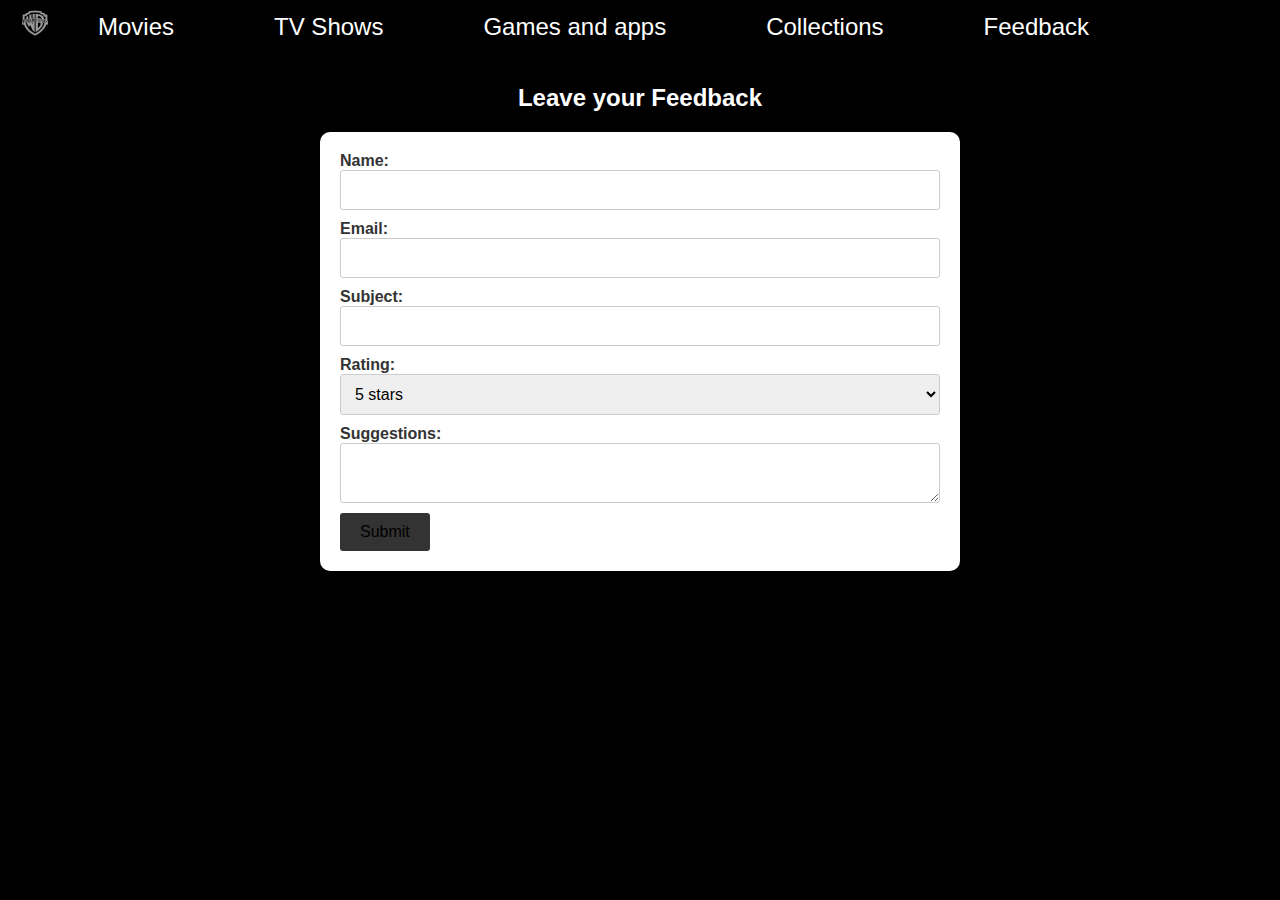
<file: feedback.html>
<html>
    <title>
        Feedback
    </title>
    <head>
        <link rel="stylesheet" href="style.css">
        <style>
            form {
  			 background-color: #fff;
		 	 padding: 20px;
 			 border-radius: 10px;
 			 box-shadow: 0px 0px 10px 0px rgba(0,0,0,0.1);
 			 max-width: 600px;
 			 margin: 0 auto;
			}

			h2 {
 			 text-align: center;
 			 color: white;
			}

			label {
 			 font-size: 16px;
 			 font-weight: bold;
 			 margin-bottom: 5px;
             color: #333;
			}

			input[type="text"],
			input[type="email"],
			select,
			textarea {
 			 border-radius: 3px;
  			 border: 1px solid #ccc;
 			 padding: 10px;
 			 font-size: 16px;
 			 width: 100%;
 			 margin-bottom: 10px;
 			 box-sizing: border-box;
			}

			input[type="submit"] {
			 background-color: #333;
			 color: black;
			 border: none;
			 padding: 10px 20px;
			 border-radius: 3px;
			 font-size: 16px;
			 cursor: pointer;
			}

			input[type="submit"]:hover {
			 background-color: #666;
			}

			.rating-stars {
			 display: inline-block;
		 	 width: 120px;
			 font-size: 0;
			 white-space: nowrap;
			 cursor: pointer;
			 overflow: hidden;
			}

			.rating-stars > input {
 			 display: none;
			}

			.rating-stars > label {
  			 display: inline-block;
 			 position: relative;
 			 width: 20px;
 			 height: 20px;
 			 margin: 0px 2px;
  			 background-color: transparent;
			}

			.rating-stars > label:before {
			 content: "\2605";
			 position: absolute;
			 top: 0;
			 left: 0;
			 font-size: 25px;
			 color: #ccc;
			}

 			.rating-stars > input:checked ~ label:before,
			.rating-stars > label:hover:before {
  			 color: #ffbf00;
			}
        </style>
    </head>
    <nav id="Navigation">
        <ul>
         <li><a href="movies.html">Movies</a></li>
         <li><a href="tvshows.html">TV Shows</a></li>
         <li><a href="games.html">Games and apps</a></li>
         <li><a href="collections.html">Collections</a></li>
         <li><a href="feedback.html">Feedback</a></li>
         <a href="index.html" ><img src="logo.png" alt="warner logo" height="30px" float="left" ></a>
        </ul>
    </nav>
    <br>
    <body>
        
        <h2>Leave your Feedback</h2>

        <form action="submit-feedback.html" method="POST">
		
            <label for="name">Name:</label><br>
            <input type="text" id="name" name="name"><br>
    
            <label for="email">Email:</label><br>
            <input type="email" id="email" name="email"><br>
    
            <label for="subject">Subject:</label><br>
            <input type="text" id="subject" name="subject"><br>
    
            <label for="rating">Rating:</label><br>
            <select id="rating" name="rating">
                <option value="5">5 stars</option>
                <option value="4">4 stars</option>
                <option value="3">3 stars</option>
                <option value="2">2 stars</option>
                <option value="1">1 star</option>
            </select><br>
    
            <label for="suggestions">Suggestions:</label><br>
            <textarea id="suggestions" name="suggestions"></textarea><br>
    
            <a href="submitted.html"><input type="submit" value="Submit"></a>
    
        </form>
    </body>
</html>
</file>
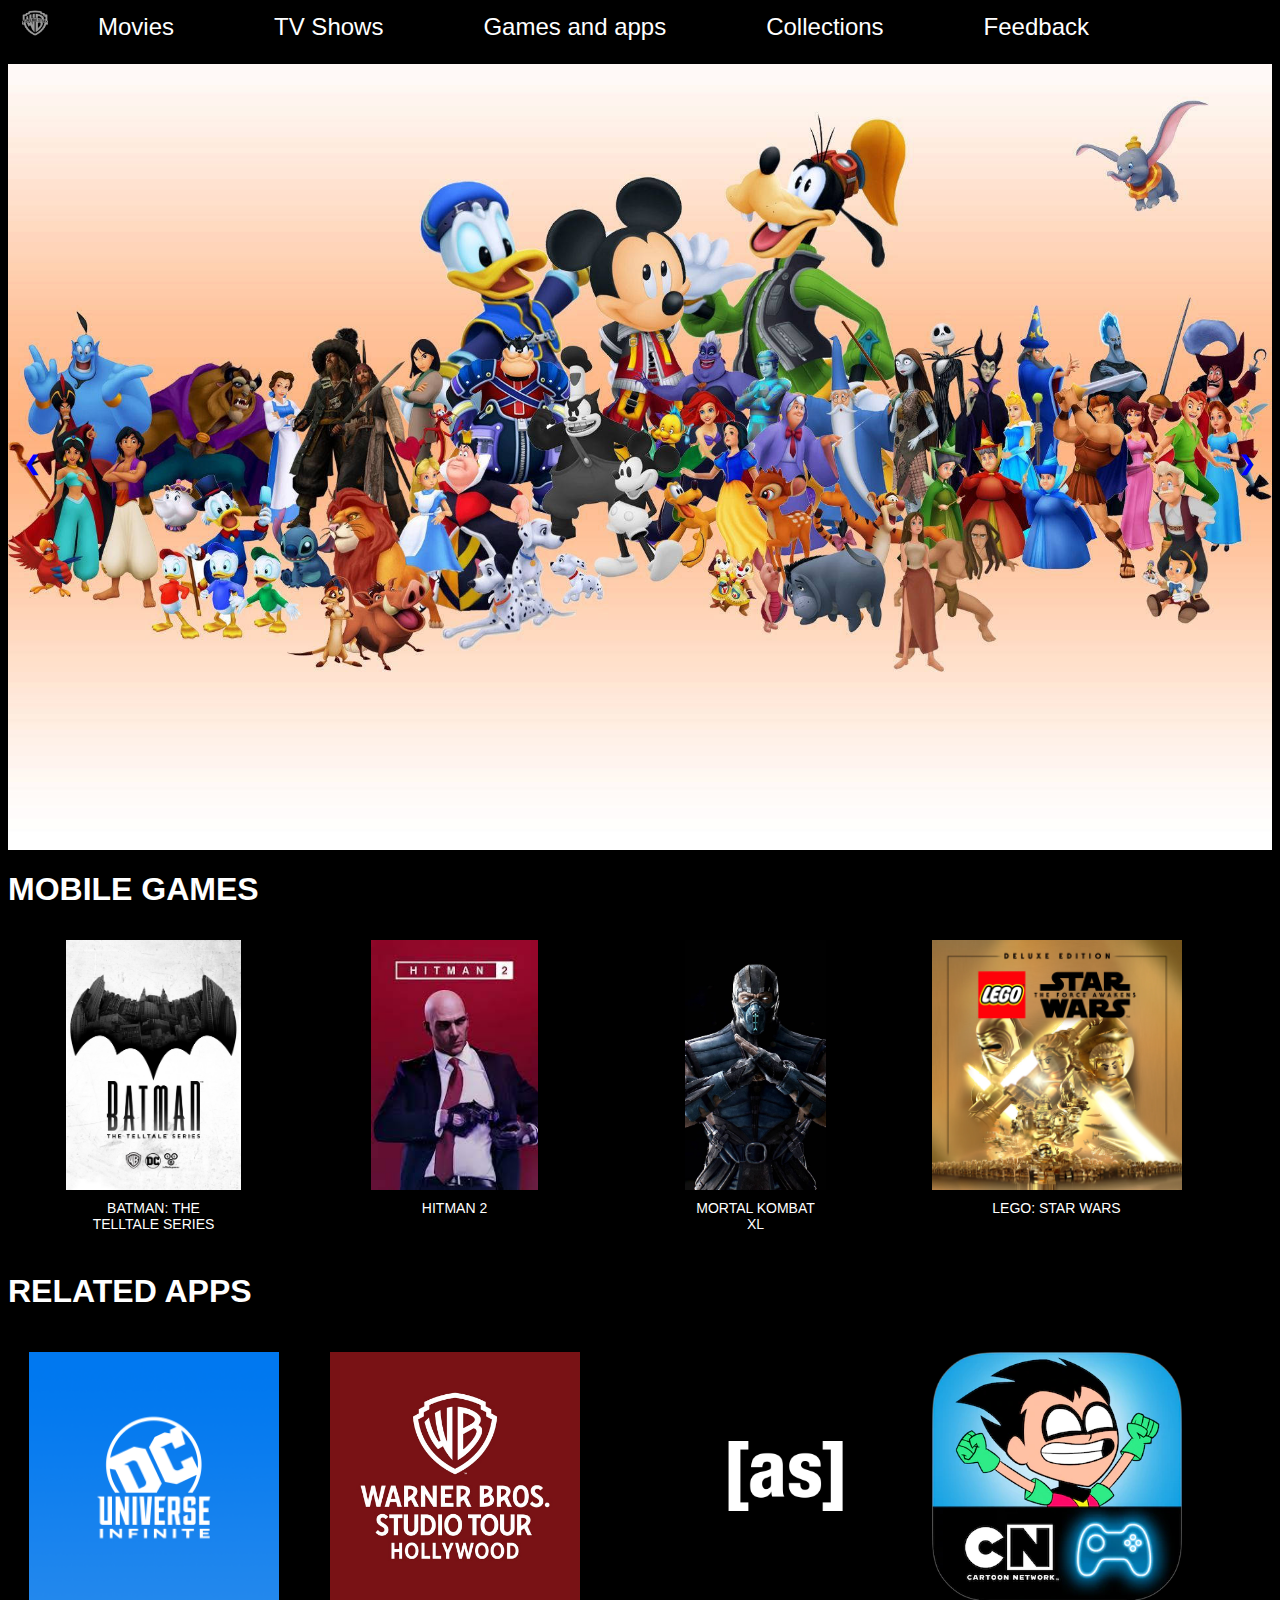
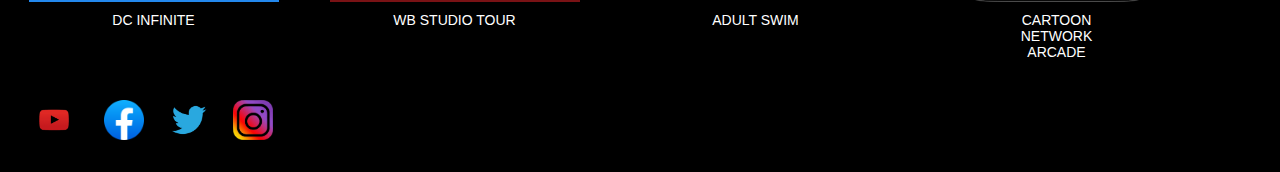
<file: games.html>
<html>
    <title>
        Games
    </title>
    <head>
        <link rel="stylesheet" href="style.css">
        <style>
			.slideshow-container {
		        position: relative;
		        max-width: 1366px;
		        margin: auto;
		    }

		    .mySlides {
		        display: none;
		    }

		    .mySlides img {
		        width: 100%;
		        height: 786px;
		    }

		    .prev, .next {
		        position: absolute;
		        top: 50%;
		        margin-top: -22px;
		        padding: 16px;
		        color: blue;
		        font-weight: bold;
		        font-size: 20px;
		        transition: 0.6s ease;
		        border-radius: 0 3px 3px 0;
		        cursor: pointer;
		    }

		    .next {
		        right: 0;
		        border-radius: 3px 0 0 3px;
		    }

		    .prev:hover, .next:hover {
		        background-color: rgba(0,0,0,0.8);
		    }

		    .fade {
		        animation-name: fade;
		        animation-duration: 1s;
		    }

		    @keyframes fade {
		        from {
		            opacity: 0.4;
		        }
		  
		        to {
		            opacity: 1;
		        }
		    }
		</style>
        <nav id="Navigation">
            <ul>
             <li><a href="movies.html">Movies</a></li>
             <li><a href="tvshows.html">TV Shows</a></li>
             <li><a href="games.html">Games and apps</a></li>
             <li><a href="collections.html">Collections</a></li>
             <li><a href="feedback.html">Feedback</a></li>
             <a href="index.html" ><img src="logo.png" alt="warner logo" height="30px" float="left" ></a>
            </ul>
        </nav>
    </head>
    <br>
    <body>
        <div class="slideshow-container">
            <div class="mySlides fade">
              <img src="adultswim1.jpeg" >
            </div>
            
            <div class="mySlides fade">
              <img src="hitman.jpeg">
            </div>
            
            <div class="mySlides fade">
              <img src="tour.jpeg">
            </div>
          
            <a class="prev" onclick="plusSlides(-1)">&#10094;</a>
            <a class="next" onclick="plusSlides(1)">&#10095;</a>
        </div>
        <p>
            <h1>MOBILE GAMES</h1>   
         <div class="image-gallery">
            <figure>
                <a href="batman.html"><img src="batman.jpg" alt="TELLTALE series" height="250px"></a>
                <figcaption>BATMAN: THE TELLTALE SERIES</figcaption>
            </figure>
            <figure>
                <img src="hitman2.jpeg" alt="hitman2" height="250px">
                <figcaption>HITMAN 2</figcaption>
            </figure>
            <figure>
                <img src="motalxl.jpg" alt="MORTAL KOMBAT" height="250px">
                <figcaption>MORTAL KOMBAT XL</figcaption>
            </figure>
            <figure>
                <img src="lego.jpeg" alt="STAR WARS" height="250px">
                <figcaption>LEGO: STAR WARS</figcaption>
            </figure>
            
        </p>
        <br>
        <p>
            <h1>RELATED APPS</h1>
            <div class="image-gallery">  
            <figure>
                   <img src="dcinfinite.png" alt="DC INFINITE" height="250px">
                   <figcaption>DC INFINITE</figcaption>
            </figure>
            <figure>
                   <img src="studiotour.jpg" alt="STUDIO TOUR" height="250px">
                   <figcaption>WB STUDIO TOUR</figcaption>
            </figure>
            <figure>
                   <img src="adultswim.jpeg" alt="ADULT SWIM" height="250px">
                   <figcaption>ADULT SWIM</figcaption>
            </figure>
            <figure>
                   <img src="cnarcade.jpeg" alt="CN ARCADE" height="250px">
                   <figcaption>CARTOON NETWORK ARCADE</figcaption>
            </figure>
            
        </p>
        <script>
            var slideIndex = 1;
            showSlides(slideIndex);
    
            function plusSlides(n) {
              showSlides(slideIndex += n);
            }
    
            function showSlides(n) {
              var i;
              var slides = document.getElementsByClassName("mySlides");
              if (n > slides.length) {slideIndex = 1}    
              if (n < 1) {slideIndex = slides.length}
              for (i = 0; i < slides.length; i++) {
                  slides[i].style.display = "none";  
              }
              slides[slideIndex-1].style.display = "block";  
            }
        </script>
      
           
    </body>
    <footer>
        <div class="social-media-links">
            <a href="https://www.youtube.com/user/WarnerBrosPictures/"><img src="youtube-logo.png" alt="YouTube"></a>
            <a href="https://www.facebook.com/warnerbrosent/"><img src="facebook-logo.png" alt="Facebook"></a>
            <a href="https://twitter.com/Warnerbros/"><img src="twitter-logo.png" alt="Twitter"></a>
            <a href="https://www.instagram.com/warnerbrosentertainment/"><img src="instagram-logo.png" alt="Instagram"></a>
        </div>
    </footer>
</html>
</file>
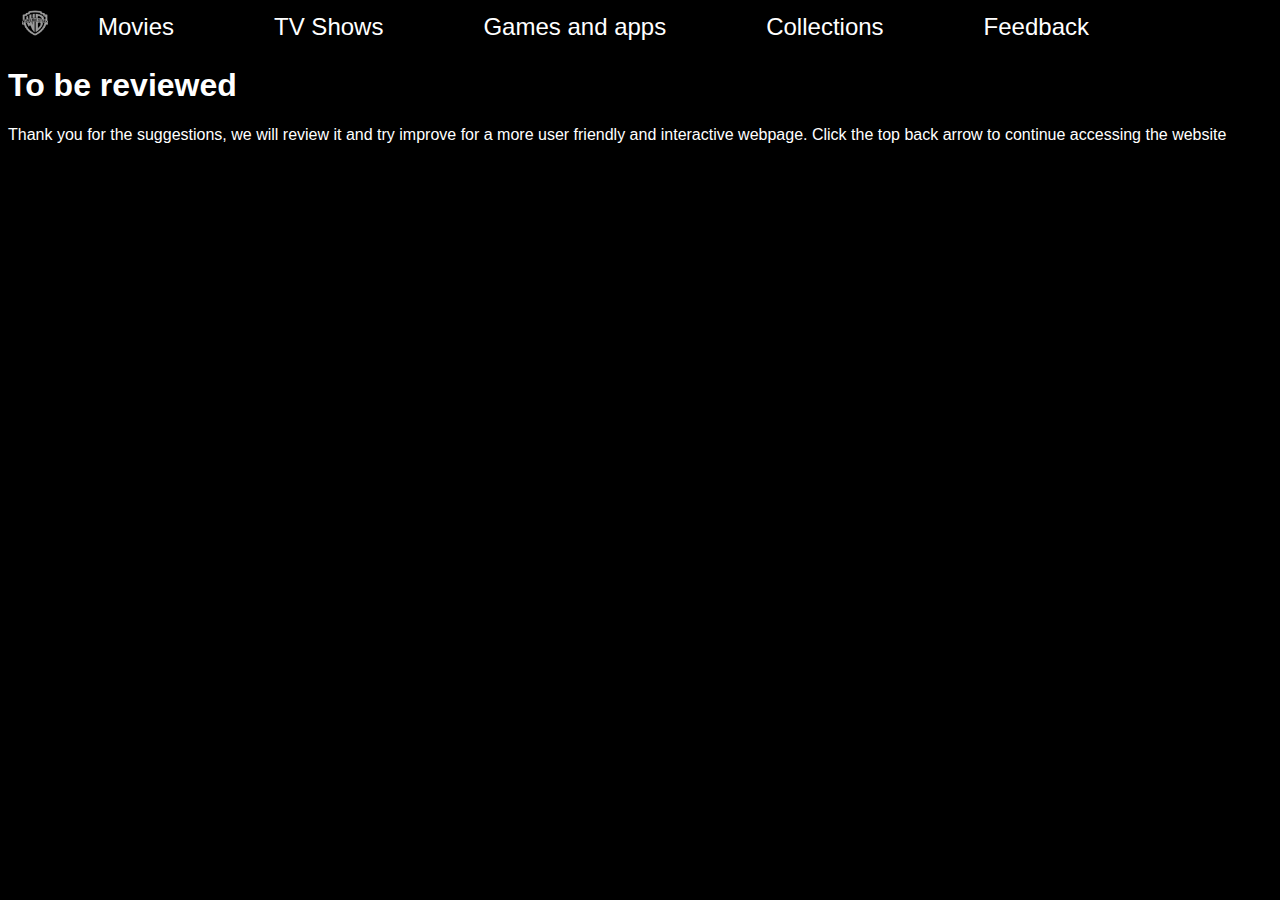
<file: submit-feedback.html>
<html>
    <title>Suggestions submitted</title>
    <head>
        <link rel="stylesheet" href="style.css">

        <nav id="Navigation">
            <ul>
             <li><a href="movies.html">Movies</a></li>
             <li><a href="tvshows.html">TV Shows</a></li>
             <li><a href="games.html">Games and apps</a></li>
             <li><a href="collections.html">Collections</a></li>
             <li><a href="feedback.html">Feedback</a></li>
             <a href="index.html" ><img src="logo.png" alt="warner logo" height="30px" float="left" ></a>
            </ul>
        </nav>

    </head>
    <body>
        <P>
            <h1>To be reviewed</h1>

            Thank you for the suggestions, we will review it and try improve for a more user friendly and interactive webpage.
            Click the top back arrow to continue accessing the website 
        </P>
    </body>
</html>
</file>
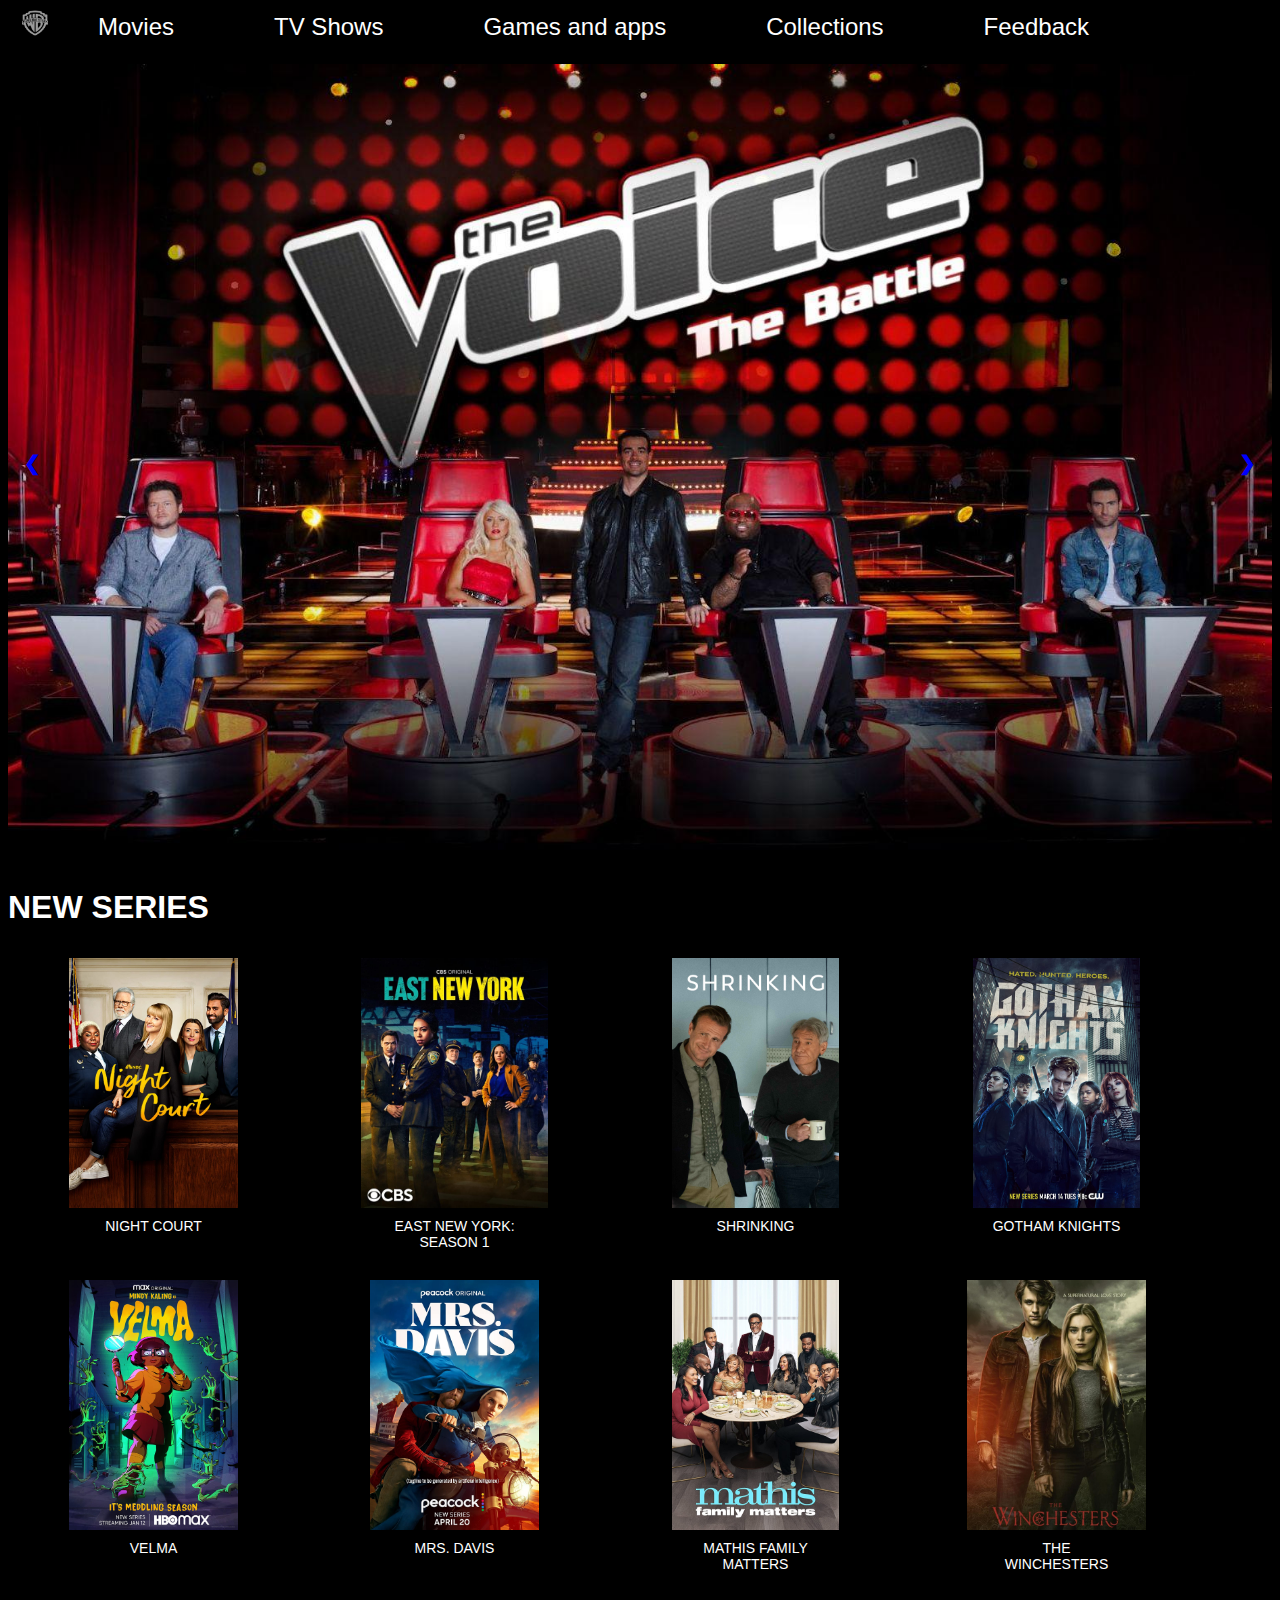
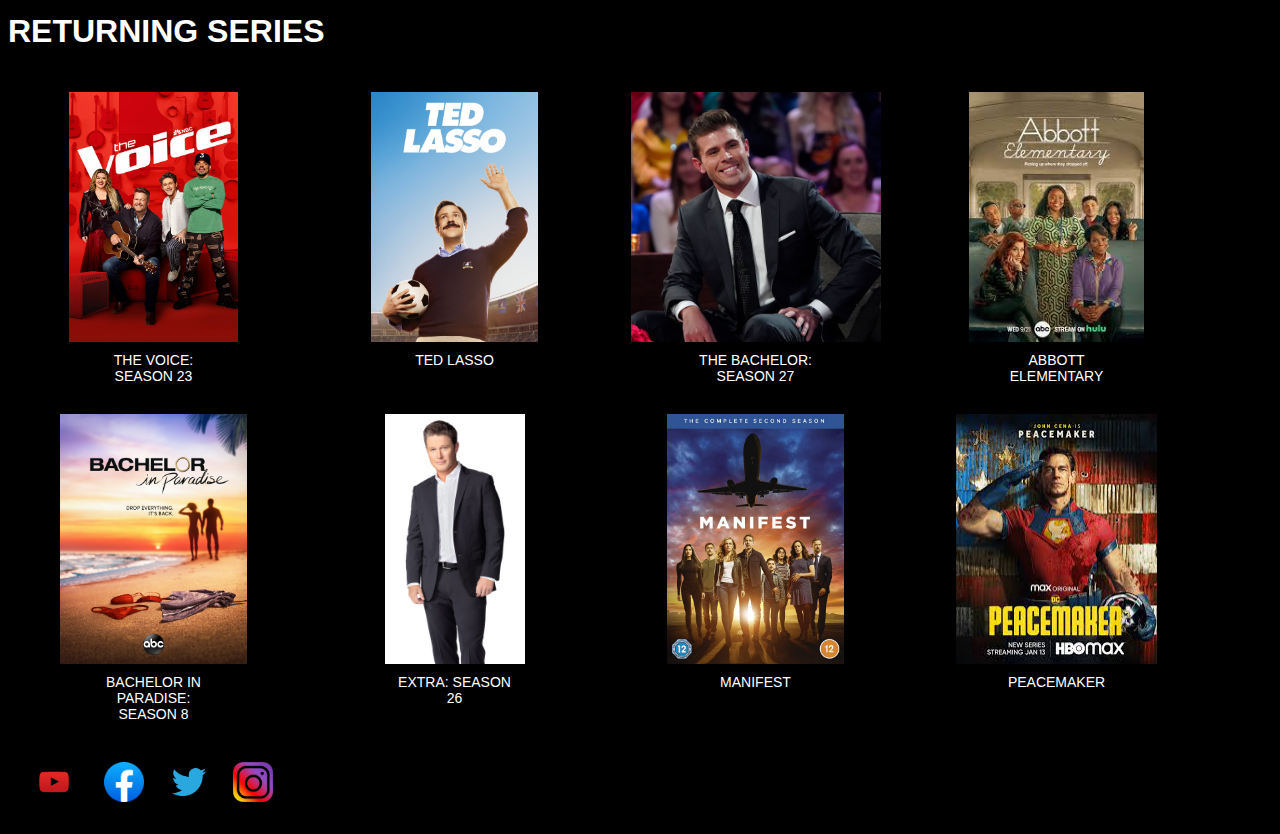
<file: tvshows.html>
<html>
    <title>
        TV Shows
    </title>
    <head>

        <style>
			.slideshow-container {
		        position: relative;
		        max-width: 1366px;
		        margin: auto;
		    }

		    .mySlides {
		        display: none;
		    }

		    .mySlides img {
		        width: 100%;
		        height: 786px;
		    }

		    .prev, .next {
		        position: absolute;
		        top: 50%;
		        margin-top: -22px;
		        padding: 16px;
		        color: blue;
		        font-weight: bold;
		        font-size: 20px;
		        transition: 0.6s ease;
		        border-radius: 0 3px 3px 0;
		        cursor: pointer;
		    }

		    .next {
		        right: 0;
		        border-radius: 3px 0 0 3px;
		    }

		    .prev:hover, .next:hover {
		        background-color: rgba(0,0,0,0.8);
		    }

		    .fade {
		        animation-name: fade;
		        animation-duration: 1s;
		    }

		    @keyframes fade {
		        from {
		            opacity: 0.4;
		        }
		  
		        to {
		            opacity: 1;
		        }
		    }
		</style>

        <link rel="stylesheet" href="style.css">
    </head>
    <nav id="Navigation">
        <ul>
         <li><a href="movies.html">Movies</a></li>
         <li><a href="tvshows.html">TV Shows</a></li>
         <li><a href="games.html">Games and apps</a></li>
         <li><a href="collections.html">Collections</a></li>
         <li><a href="feedback.html">Feedback</a></li>
         <a href="index.html" ><img src="logo.png" alt="warner logo" height="30px" float="left" ></a>
        </ul>
    </nav>
    <br>
    <body>
        <div class="slideshow-container">
            <div class="mySlides fade">
              <img src="wp2199205-the-voice-wallpapers.jpg" >
            </div>
            
            <div class="mySlides fade">
              <a href="tedlasso.html"><img src="wp8400790-ted-lasso-wallpapers.jpg"></a>
            </div>
            
            <div class="mySlides fade">
              <img src="gothamknights.jpg">
            </div>
          
            <a class="prev" onclick="plusSlides(-1)">&#10094;</a>
            <a class="next" onclick="plusSlides(1)">&#10095;</a>
        </div>
        <br>
    
        <p>
            <h1>
                NEW SERIES
            </h1>
            <div class="image-gallery">
                <figure>
                    <img src="nightcourt.jpg" alt="NIGHT COURT SERIES" height="250px">
                    <figcaption>
                        NIGHT COURT
                    </figcaption>
                </figure>
                <figure>
                    <img src="eastnys01.jpg" alt="EAST NEW YORK: SEASON 1 SERIES" height="250px">
                    <figcaption>EAST NEW YORK: SEASON 1</figcaption>
                </figure>
                <figure>
                    <img src="shrinking.jpg" alt="SHRINKING SERIES" height="250px">
                    <figcaption>SHRINKING</figcaption>
                </figure>
                <figure>
                    <img src="gotham knight.jpg" alt="GOTHAM KNIGHTS SERIES" height="250px">
                    <figcaption>GOTHAM KNIGHTS</figcaption>
                </figure>
                <figure>
                    <img src="velma.jpg" alt="VELMA SERIES" height="250px">
                    <figcaption> VELMA</figcaption>
                </figure>
                <figure>
                    <img src="mrs davis.jpg" alt="MRS. DAVIS SERIES" height="250px">
                    <figcaption>MRS. DAVIS</figcaption>
                </figure>
                <figure>
                    <img src="mathis family.jpg" alt="MATHIS FAMILY SERIES" height="250px">
                    <figcaption>MATHIS FAMILY MATTERS</figcaption>
                </figure>
                <figure>
                    <img src="winchester.jpg" alt="THE WINCHESTERS SERIES" height="250px">
                    <figcaption>THE WINCHESTERS</figcaption>
                </figure>
    
        </p>
        <br>
    
        <p>
            <h1>
                RETURNING SERIES
            </h1>
    
            <div class="image-gallery">
                <figure>
                    <img src="thevoiceS23.jpg" alt="THE VOICE: S23" height="250px">
                    <figcaption>THE VOICE: SEASON 23</figcaption>
                </figure>
                <figure>
                    <a href="tedlasso.html"><img src="wp8400837-ted-lasso-wallpapers.jpg" alt="TED LASSO" height="250px"></a>
                    <figcaption>TED LASSO</figcaption>
                </figure>
                <figure>
                    <img src="thebachelor.jpg" alt="THE BACHELOR:S27" height="250px">
                    <figcaption>THE BACHELOR: SEASON 27</figcaption>
                </figure>
                <figure>
                    <img src="abottelementary.jpeg" alt="ABBOTT ELEMENTARY" height="250px">
                    <figcaption>ABBOTT ELEMENTARY</figcaption>
                </figure>
                <figure>
                    <img src="bachelor.jpg" alt="BACHELOR IN PARADISE: S08" height="250px">
                    <figcaption>BACHELOR IN PARADISE: SEASON 8</figcaption>
                </figure>
                <figure>
                    <img src="extra.jpeg" alt="EXTRA: S26" height="250px">
                    <figcaption>EXTRA: SEASON 26</figcaption>
                </figure>
                <figure>
                    <img src="manifesent.jpg" alt="MANIFEST" height="250px">
                    <figcaption>MANIFEST</figcaption>
                </figure>
                <figure>
                    <img src="peacemaker.jpeg" alt="PEACEMAKER" height="250px">
                    <figcaption>PEACEMAKER</figcaption>
                </figure>
    
            
        </p>
    
        
        <script>
            var slideIndex = 1;
            showSlides(slideIndex);
    
            function plusSlides(n) {
              showSlides(slideIndex += n);
            }
    
            function showSlides(n) {
              var i;
              var slides = document.getElementsByClassName("mySlides");
              if (n > slides.length) {slideIndex = 1}    
              if (n < 1) {slideIndex = slides.length}
              for (i = 0; i < slides.length; i++) {
                  slides[i].style.display = "none";  
              }
              slides[slideIndex-1].style.display = "block";  
            }
        </script>
       </body>
       <footer>
        <div class="social-media-links">
            <a href="https://www.youtube.com/user/WarnerBrosPictures/"><img src="youtube-logo.png" alt="YouTube"></a>
            <a href="https://www.facebook.com/warnerbrosent/"><img src="facebook-logo.png" alt="Facebook"></a>
            <a href="https://twitter.com/Warnerbros/"><img src="twitter-logo.png" alt="Twitter"></a>
            <a href="https://www.instagram.com/warnerbrosentertainment/"><img src="instagram-logo.png" alt="Instagram"></a>
        </div>
        </footer>
</html>
</file>
<file: style.css>
#Navigation li{
    padding: 5px 55px;
    list-style: none;
    text-decoration: none;
    font-size: 24px;
    float: left;
    font-family: sans-serif;
    font-weight: 100;
    margin: 0 ;
    padding-left: 50px;
    padding-right: 50px;

}
nav {
    position: relative;
    top: 0;
    right: 0;
    left: 0;
    width: 100%;
   
    z-index: 1;
    width: 100%;
    box-sizing: border-box;

}
.nav-container {
    display: flex;
    background-color: #f7f7f7;
}
nav ul{
    display: flex;
    list-style: none;
    margin: 0;
}
  
nav ul a{
    text-decoration: none;
    color: #fff;
}
nav img{
    position: absolute;
    top: 0;
    left: 0;
}
.image-gallery {
    display: flex; 
    flex-wrap: wrap; 
    justify-content: left; 
    gap: 10px; 
   }

   .image-gallery figure {
   display: inline-block; 
   text-align: center; 
   margin: 10px; 
   width: calc(25% - 45px);
   }
   .image-gallery figure img{
      height: 250px;
   }

   .image-gallery figcaption {
   font-size: 14px; 
   margin-top: 10px;
   padding: 0 70px; 
   }


  body{
    background-color: #000;
    color: #fff;
    font-family: sans-serif;
    size: 20px;
  }

  footer {
    padding: 20px;
    text-align: center;
}

.social-media-links {
    display: inline-block;
}

.social-media-links a {
    display: inline-block;
    margin-right: 20px;
}

.social-media-links a img {
    height: 40px;
    width: auto;
}
</file>
